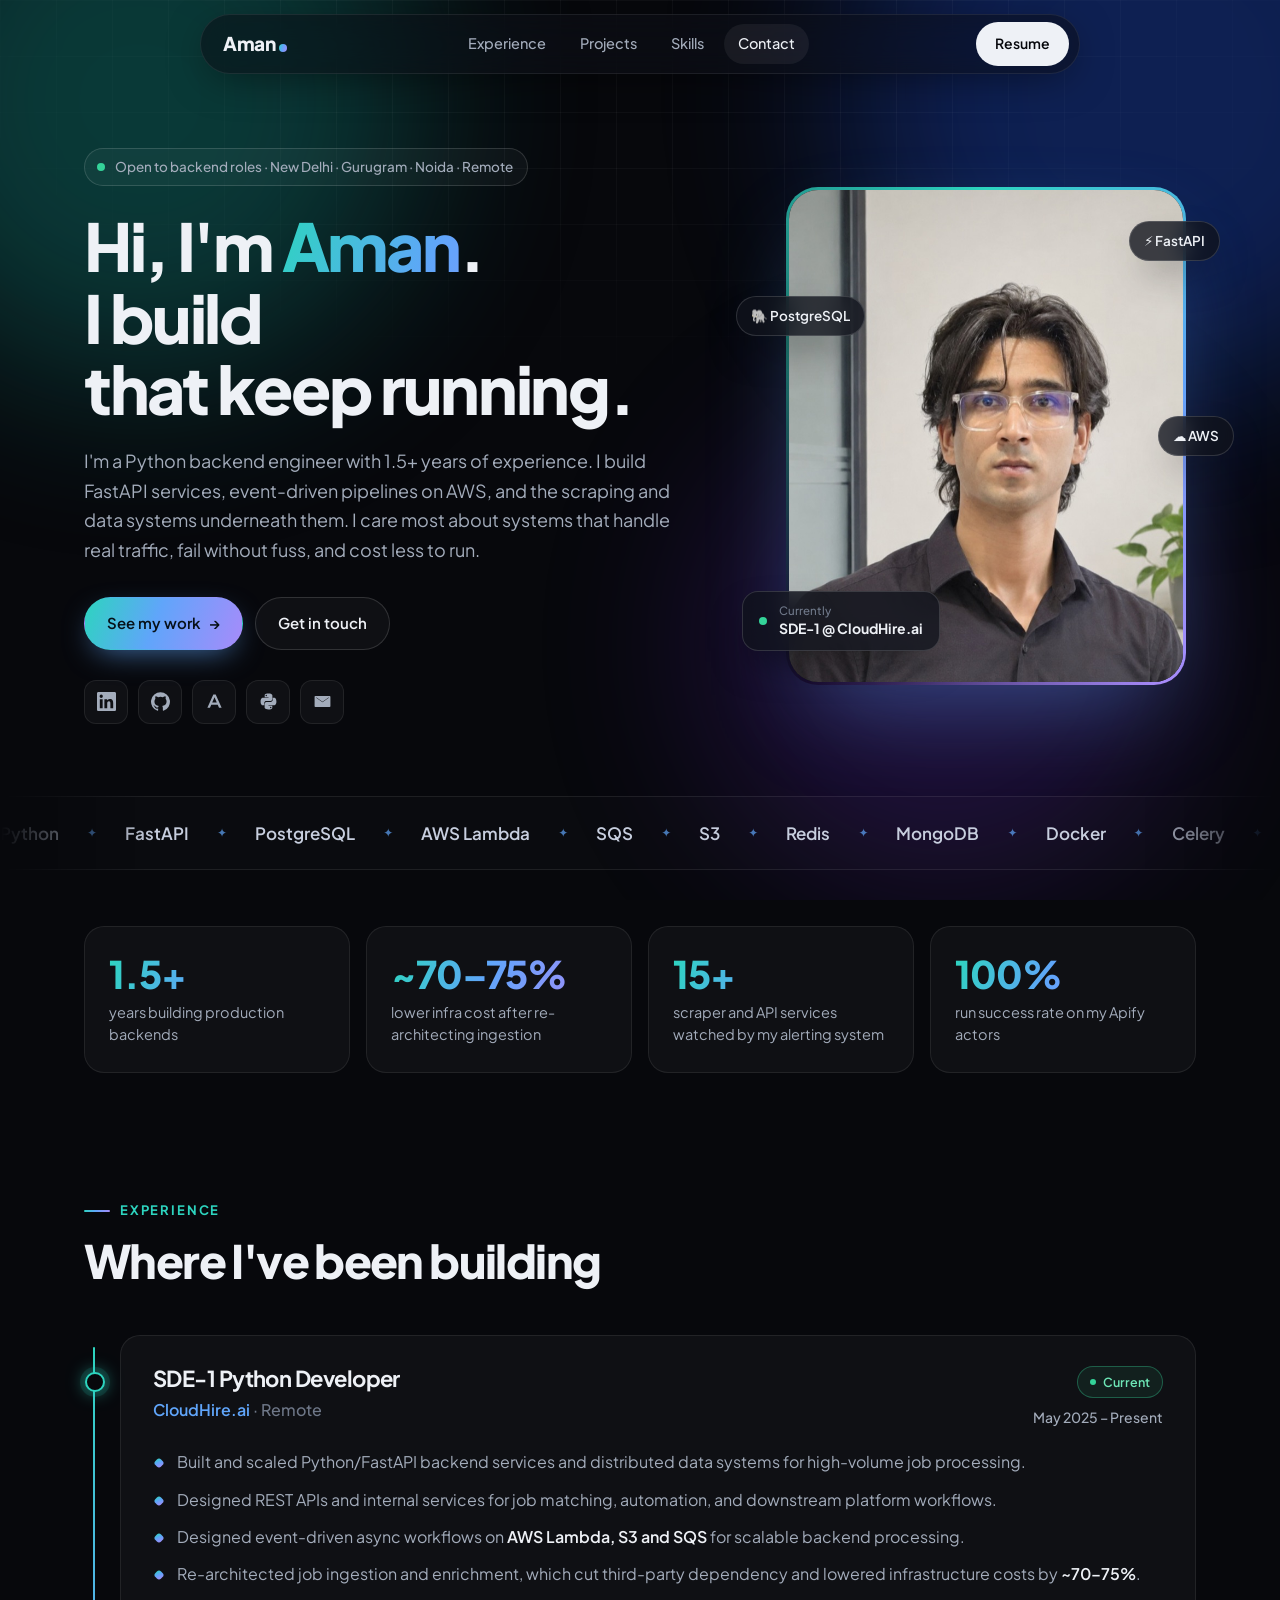
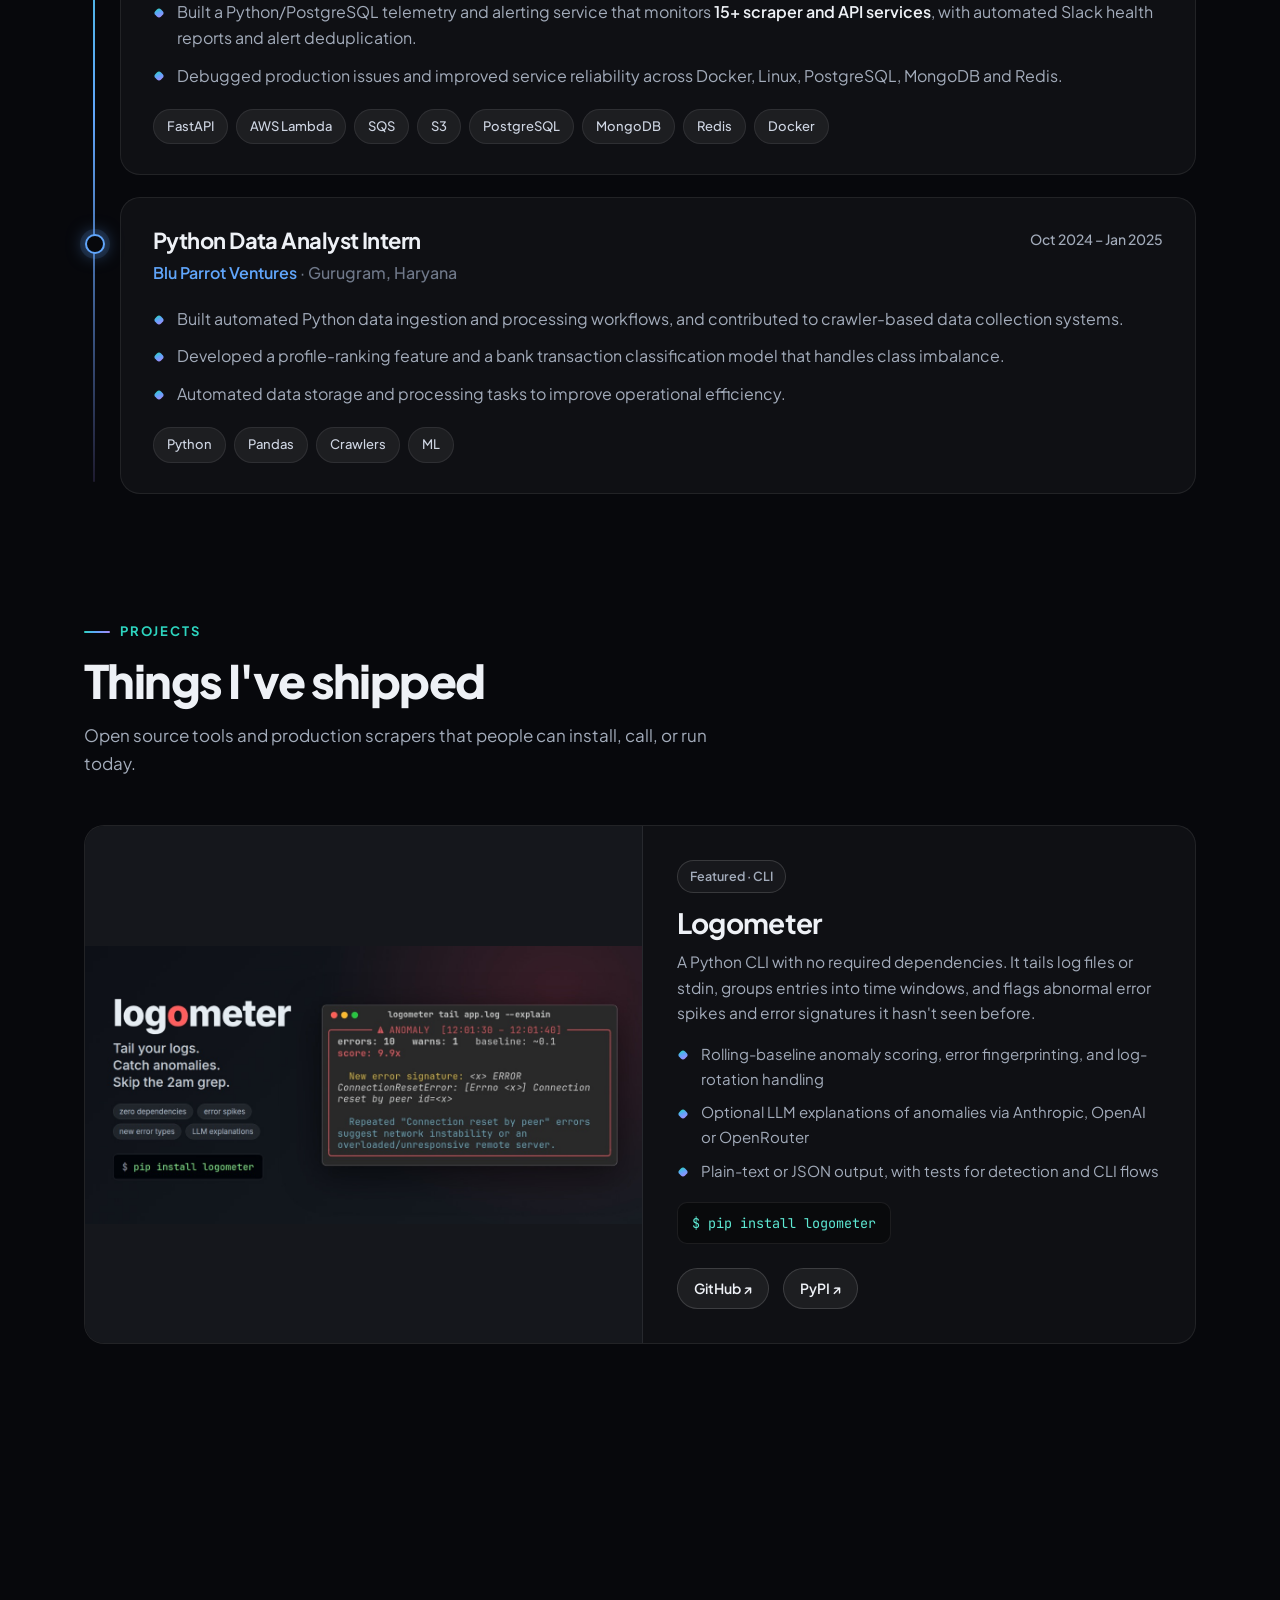
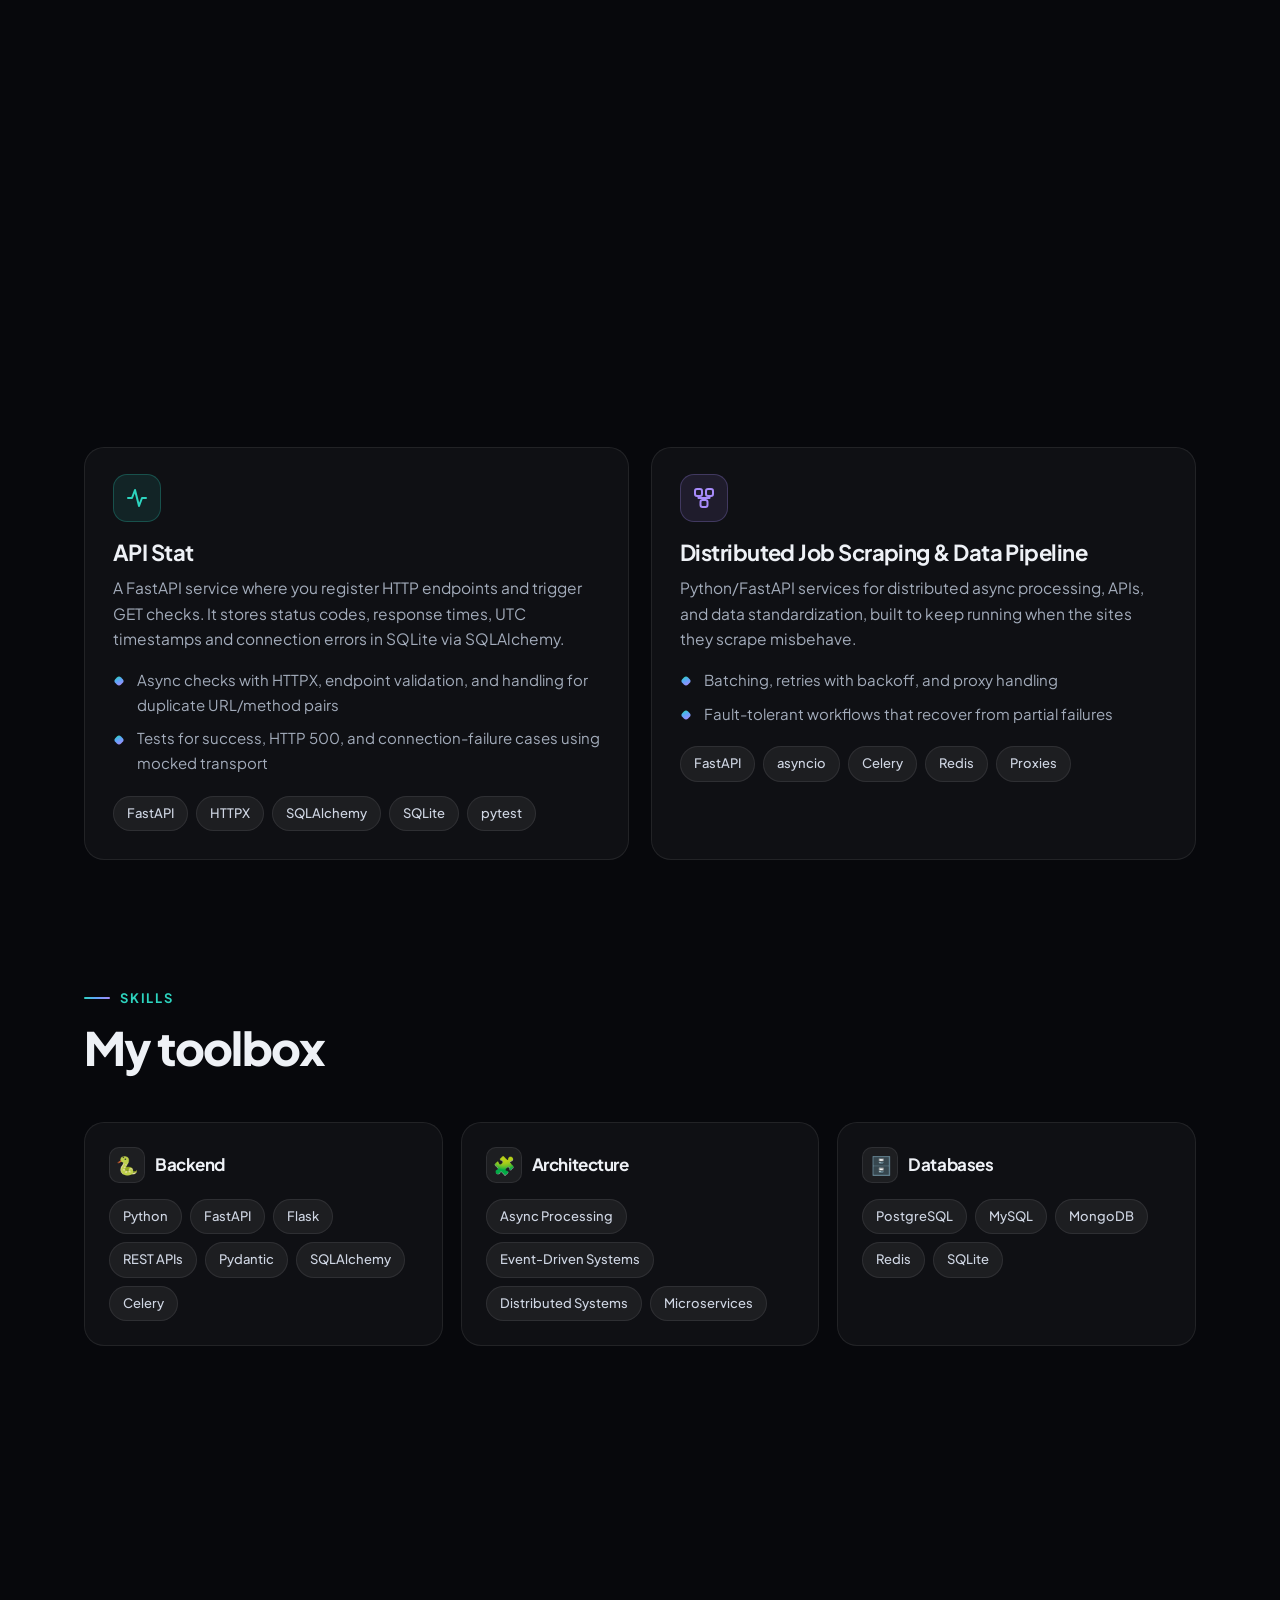
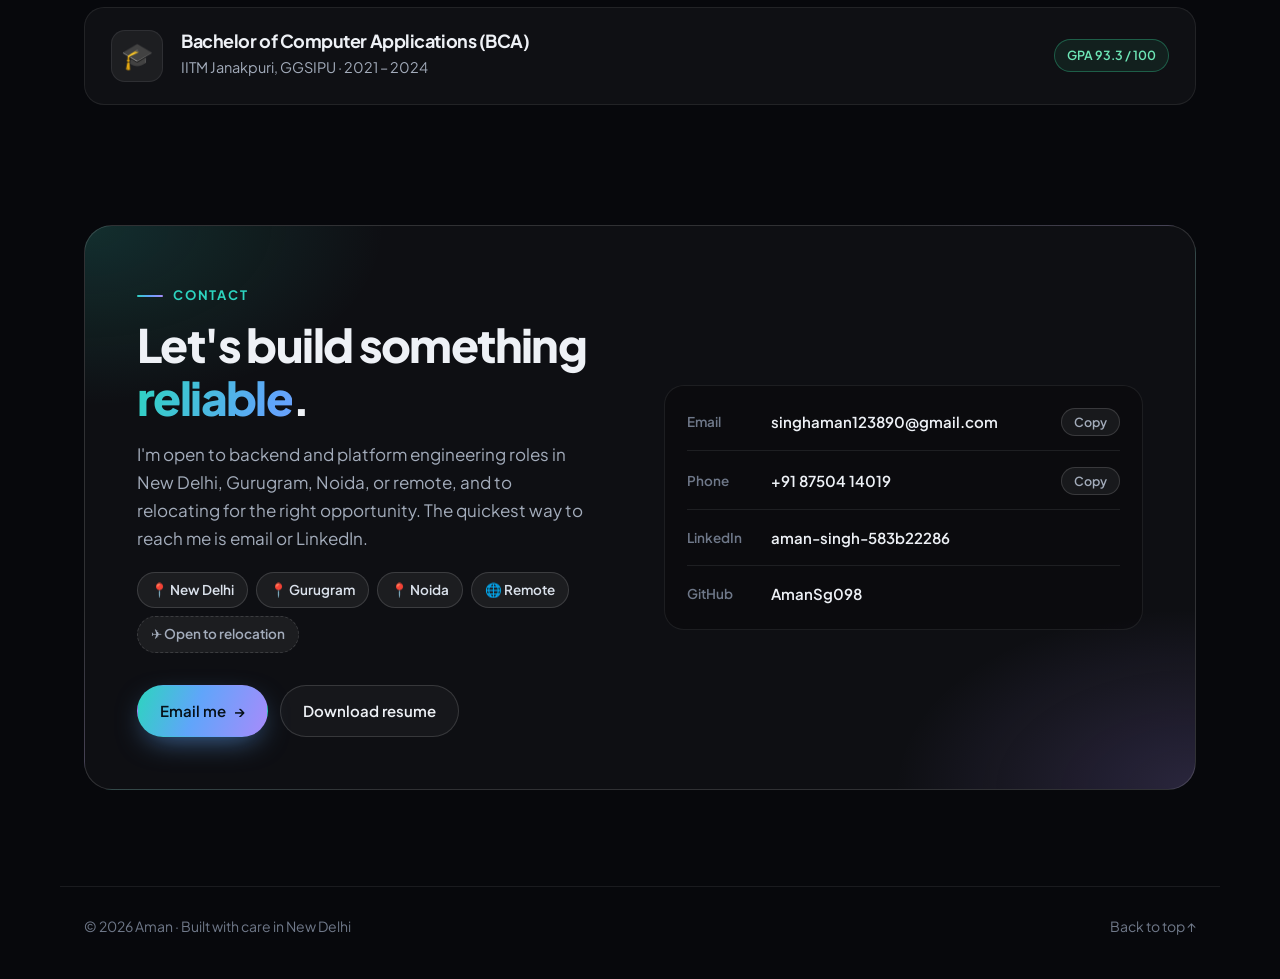
<file: index.html>
<!doctype html>
<html lang="en">
<head>
  <meta charset="utf-8" />
  <meta name="viewport" content="width=device-width, initial-scale=1" />
  <title>Aman · Python Backend Engineer</title>
  <meta name="description" content="Aman: Python backend engineer building FastAPI services, event-driven AWS pipelines, and data scraping systems." />
  <meta name="theme-color" content="#07080c" />

  <meta name="author" content="Aman" />
  <link rel="canonical" href="https://aman-singh089-six-sigma-90.vercel.app/" />

  <!-- Social share preview (update SITE URL here if your Vercel domain differs) -->
  <meta property="og:type" content="website" />
  <meta property="og:url" content="https://aman-singh089-six-sigma-90.vercel.app/" />
  <meta property="og:site_name" content="Aman · Portfolio" />
  <meta property="og:title" content="Aman · Python Backend Engineer" />
  <meta property="og:description" content="FastAPI, PostgreSQL, AWS, distributed data pipelines. Builder of Logometer and LinkedIn scraping actors on Apify." />
  <meta property="og:image" content="https://aman-singh089-six-sigma-90.vercel.app/assets/og.png" />
  <meta property="og:image:width" content="1200" />
  <meta property="og:image:height" content="630" />
  <meta property="og:image:alt" content="Aman, Python Backend Engineer" />
  <meta name="twitter:card" content="summary_large_image" />
  <meta name="twitter:image" content="https://aman-singh089-six-sigma-90.vercel.app/assets/og.png" />

  <script type="application/ld+json">
  {
    "@context": "https://schema.org",
    "@type": "Person",
    "name": "Aman",
    "jobTitle": "Python Backend Engineer",
    "url": "https://aman-singh089-six-sigma-90.vercel.app/",
    "image": "https://aman-singh089-six-sigma-90.vercel.app/assets/aman-og.jpg",
    "email": "mailto:singhaman123890@gmail.com",
    "address": { "@type": "PostalAddress", "addressLocality": "New Delhi", "addressCountry": "IN" },
    "alumniOf": "IITM Janakpuri, GGSIPU",
    "knowsAbout": ["Python", "FastAPI", "PostgreSQL", "AWS", "Distributed Systems", "Web Scraping"],
    "sameAs": [
      "https://www.linkedin.com/in/aman-singh-583b22286/",
      "https://github.com/AmanSg098",
      "https://apify.com/aman_sng",
      "https://pypi.org/project/logometer/"
    ]
  }
  </script>

  <link rel="icon" href="data:image/svg+xml,%3Csvg xmlns='http://www.w3.org/2000/svg' viewBox='0 0 64 64'%3E%3Cdefs%3E%3ClinearGradient id='g' x1='0' y1='0' x2='1' y2='1'%3E%3Cstop offset='0' stop-color='%232dd4bf'/%3E%3Cstop offset='1' stop-color='%23a78bfa'/%3E%3C/linearGradient%3E%3C/defs%3E%3Crect width='64' height='64' rx='16' fill='url(%23g)'/%3E%3Ctext x='50%25' y='56%25' text-anchor='middle' dominant-baseline='middle' font-family='Arial,sans-serif' font-weight='800' font-size='36' fill='%2307080c'%3EA%3C/text%3E%3C/svg%3E" />

  <link rel="preconnect" href="https://fonts.googleapis.com" />
  <link rel="preconnect" href="https://fonts.gstatic.com" crossorigin />
  <link href="https://fonts.googleapis.com/css2?family=Plus+Jakarta+Sans:wght@400;500;600;700;800&family=JetBrains+Mono:wght@500&display=swap" rel="stylesheet" />
  <link rel="stylesheet" href="/styles.css" />
</head>
<body>
  <div class="bg" aria-hidden="true">
    <span class="blob b1"></span><span class="blob b2"></span><span class="blob b3"></span>
    <div class="grid"></div>
  </div>

  <header class="nav" id="top">
    <div class="nav-inner">
      <a href="#top" class="logo">Aman<span class="logo-dot"></span></a>
      <nav class="nav-links" aria-label="Primary">
        <a href="#work">Experience</a>
        <a href="#projects">Projects</a>
        <a href="#skills">Skills</a>
        <a href="#contact">Contact</a>
      </nav>
      <div class="nav-actions">
        <a class="btn btn-sm btn-glow" href="/assets/Aman_Backend_Python_Engineer.pdf" target="_blank" rel="noopener">Resume</a>
        <button class="menu-btn" aria-label="Open menu" aria-expanded="false" aria-controls="mobile-menu">
          <span></span><span></span>
        </button>
      </div>
    </div>
    <nav class="mobile-menu" id="mobile-menu" aria-label="Mobile">
      <a href="#work">Experience</a>
      <a href="#projects">Projects</a>
      <a href="#skills">Skills</a>
      <a href="#contact">Contact</a>
    </nav>
  </header>

  <main>
    <!-- HERO -->
    <section class="hero wrap">
      <div class="hero-text">
        <p class="pill"><span class="dot"></span> Open to backend roles · New Delhi · Gurugram · Noida · Remote</p>
        <h1>
          Hi, I'm <span class="grad">Aman</span>.<br />
          I build <span class="sr-only">backends, APIs, data pipelines and scrapers</span><span class="rotator" aria-hidden="true"><span class="rot-word">backends</span></span><br />
          that keep running.
        </h1>
        <p class="lead">
          I'm a Python backend engineer with 1.5+ years of experience. I build FastAPI services, event-driven
          pipelines on AWS, and the scraping and data systems underneath them. I care most about systems that
          handle real traffic, fail without fuss, and cost less to run.
        </p>
        <div class="cta">
          <a class="btn btn-primary" href="#projects">See my work <span aria-hidden="true">→</span></a>
          <a class="btn" href="mailto:singhaman123890@gmail.com">Get in touch</a>
        </div>
        <ul class="socials" aria-label="Links">
          <li><a href="https://www.linkedin.com/in/aman-singh-583b22286/" target="_blank" rel="noopener" aria-label="LinkedIn">
            <svg viewBox="0 0 24 24" aria-hidden="true"><path d="M20.45 20.45h-3.56v-5.57c0-1.33-.02-3.04-1.85-3.04-1.85 0-2.14 1.45-2.14 2.94v5.67H9.35V9h3.41v1.56h.05c.48-.9 1.64-1.85 3.37-1.85 3.6 0 4.27 2.37 4.27 5.46v6.28zM5.34 7.43a2.06 2.06 0 1 1 0-4.13 2.06 2.06 0 0 1 0 4.13zM7.12 20.45H3.56V9h3.56v11.45zM22.22 0H1.77C.79 0 0 .77 0 1.73v20.54C0 23.23.79 24 1.77 24h20.45c.98 0 1.78-.77 1.78-1.73V1.73C24 .77 23.2 0 22.22 0z"/></svg></a></li>
          <li><a href="https://github.com/AmanSg098" target="_blank" rel="noopener" aria-label="GitHub">
            <svg viewBox="0 0 24 24" aria-hidden="true"><path d="M12 .3a12 12 0 0 0-3.8 23.38c.6.12.83-.26.83-.57v-2.23c-3.34.73-4.04-1.42-4.04-1.42-.55-1.4-1.34-1.77-1.34-1.77-1.08-.74.09-.73.09-.73 1.2.09 1.83 1.24 1.83 1.24 1.07 1.83 2.81 1.3 3.5 1 .1-.78.42-1.31.76-1.61-2.67-.3-5.47-1.33-5.47-5.93 0-1.31.47-2.38 1.24-3.22-.14-.3-.54-1.52.1-3.18 0 0 1-.32 3.3 1.23a11.5 11.5 0 0 1 6 0c2.28-1.55 3.29-1.23 3.29-1.23.64 1.66.24 2.88.12 3.18a4.65 4.65 0 0 1 1.23 3.22c0 4.61-2.8 5.62-5.48 5.92.42.36.81 1.1.81 2.22v3.29c0 .32.21.7.82.58A12 12 0 0 0 12 .3"/></svg></a></li>
          <li><a href="https://apify.com/aman_sng" target="_blank" rel="noopener" aria-label="Apify">
            <svg viewBox="0 0 24 24" aria-hidden="true"><path d="M3 20 10.5 3h3L21 20h-3.3l-1.6-3.8H7.9L6.3 20H3zm6.1-6.6h5.8L12 6.6l-2.9 6.8z"/></svg></a></li>
          <li><a href="https://pypi.org/project/logometer/" target="_blank" rel="noopener" aria-label="PyPI">
            <svg viewBox="0 0 24 24" aria-hidden="true"><path d="M11.9 2c-5 0-4.7 2.2-4.7 2.2v2.3h4.8v.7H5.3S2 6.8 2 11.9s2.9 4.9 2.9 4.9h1.7v-2.4s-.1-2.9 2.8-2.9h4.8s2.7 0 2.7-2.6V4.7S17.3 2 11.9 2zM9.2 3.6a.9.9 0 1 1 0 1.8.9.9 0 0 1 0-1.8zM12.1 22c5 0 4.7-2.2 4.7-2.2v-2.3H12v-.7h6.7s3.3.4 3.3-4.7-2.9-4.9-2.9-4.9h-1.7v2.4s.1 2.9-2.8 2.9H9.8s-2.7 0-2.7 2.6v4.2S6.7 22 12.1 22zm2.7-1.6a.9.9 0 1 1 0-1.8.9.9 0 0 1 0 1.8z"/></svg></a></li>
          <li><a href="mailto:singhaman123890@gmail.com" aria-label="Email">
            <svg viewBox="0 0 24 24" aria-hidden="true"><path d="M3 5h18a1 1 0 0 1 1 1v12a1 1 0 0 1-1 1H3a1 1 0 0 1-1-1V6a1 1 0 0 1 1-1zm9 7.2L4.4 7H4v.4l8 5.5 8-5.5V7h-.4L12 12.2z"/></svg></a></li>
        </ul>
      </div>

      <div class="hero-visual">
        <div class="photo-ring">
          <div class="photo-frame">
            <img src="/assets/aman.jpg" alt="Portrait of Aman" width="720" height="1280" fetchpriority="high" />
          </div>
        </div>
        <div class="float-card fc-1">
          <span class="dot"></span>
          <div><small>Currently</small><b>SDE-1 @ CloudHire.ai</b></div>
        </div>
        <div class="float-chip fc-2">⚡ FastAPI</div>
        <div class="float-chip fc-3">☁️ AWS</div>
        <div class="float-chip fc-4">🐘 PostgreSQL</div>
      </div>
    </section>

    <!-- MARQUEE -->
    <div class="marquee" aria-label="Tech stack">
      <div class="marquee-track">
        <ul>
          <li>Python</li><li>FastAPI</li><li>PostgreSQL</li><li>AWS Lambda</li><li>SQS</li><li>S3</li><li>Redis</li><li>MongoDB</li><li>Docker</li><li>Celery</li><li>SQLAlchemy</li><li>Pydantic</li><li>Linux</li><li>LLM APIs</li>
        </ul>
        <ul aria-hidden="true">
          <li>Python</li><li>FastAPI</li><li>PostgreSQL</li><li>AWS Lambda</li><li>SQS</li><li>S3</li><li>Redis</li><li>MongoDB</li><li>Docker</li><li>Celery</li><li>SQLAlchemy</li><li>Pydantic</li><li>Linux</li><li>LLM APIs</li>
        </ul>
      </div>
    </div>

    <!-- STATS -->
    <section class="wrap" aria-label="Highlights">
      <div class="stats">
        <div class="stat glow-card"><b><span data-count="1.5" data-dec="1">1.5</span>+</b><span>years building production backends</span></div>
        <div class="stat glow-card"><b>~70–<span data-count="75">75</span>%</b><span>lower infra cost after re-architecting ingestion</span></div>
        <div class="stat glow-card"><b><span data-count="15">15</span>+</b><span>scraper and API services watched by my alerting system</span></div>
        <div class="stat glow-card"><b><span data-count="100">100</span>%</b><span>run success rate on my Apify actors</span></div>
      </div>
    </section>

    <!-- EXPERIENCE -->
    <section class="wrap section" id="work">
      <div class="section-head">
        <span class="kicker">Experience</span>
        <h2>Where I've been building</h2>
      </div>

      <ol class="timeline">
        <li class="job glow-card">
          <span class="node" aria-hidden="true"></span>
          <div class="job-head">
            <div>
              <h3>SDE-1 Python Developer</h3>
              <p class="company">CloudHire.ai <span>· Remote</span></p>
            </div>
            <div class="job-side">
              <span class="badge live"><span class="dot"></span> Current</span>
              <span class="date">May 2025 – Present</span>
            </div>
          </div>
          <ul class="bullets">
            <li>Built and scaled Python/FastAPI backend services and distributed data systems for high-volume job processing.</li>
            <li>Designed REST APIs and internal services for job matching, automation, and downstream platform workflows.</li>
            <li>Designed event-driven async workflows on <b>AWS Lambda, S3 and SQS</b> for scalable backend processing.</li>
            <li>Re-architected job ingestion and enrichment, which cut third-party dependency and lowered infrastructure costs by <b>~70–75%</b>.</li>
            <li>Built a Python/PostgreSQL telemetry and alerting service that monitors <b>15+ scraper and API services</b>, with automated Slack health reports and alert deduplication.</li>
            <li>Debugged production issues and improved service reliability across Docker, Linux, PostgreSQL, MongoDB and Redis.</li>
          </ul>
          <ul class="tags"><li>FastAPI</li><li>AWS Lambda</li><li>SQS</li><li>S3</li><li>PostgreSQL</li><li>MongoDB</li><li>Redis</li><li>Docker</li></ul>
        </li>

        <li class="job glow-card">
          <span class="node" aria-hidden="true"></span>
          <div class="job-head">
            <div>
              <h3>Python Data Analyst Intern</h3>
              <p class="company">Blu Parrot Ventures <span>· Gurugram, Haryana</span></p>
            </div>
            <div class="job-side">
              <span class="date">Oct 2024 – Jan 2025</span>
            </div>
          </div>
          <ul class="bullets">
            <li>Built automated Python data ingestion and processing workflows, and contributed to crawler-based data collection systems.</li>
            <li>Developed a profile-ranking feature and a bank transaction classification model that handles class imbalance.</li>
            <li>Automated data storage and processing tasks to improve operational efficiency.</li>
          </ul>
          <ul class="tags"><li>Python</li><li>Pandas</li><li>Crawlers</li><li>ML</li></ul>
        </li>
      </ol>
    </section>

    <!-- PROJECTS -->
    <section class="wrap section" id="projects">
      <div class="section-head">
        <span class="kicker">Projects</span>
        <h2>Things I've shipped</h2>
        <p class="section-sub">Open source tools and production scrapers that people can install, call, or run today.</p>
      </div>

      <div class="projects">
        <!-- Logometer -->
        <article class="card card-feature glow-card">
          <a class="card-img" href="https://github.com/AmanSg098/logometer" target="_blank" rel="noopener">
            <img src="/assets/logometer.jpg" alt="Logometer terminal output flagging an anomaly" loading="lazy" width="1200" height="600" />
          </a>
          <div class="card-body">
            <div class="card-top">
              <span class="badge">Featured · CLI</span>
            </div>
            <h3>Logometer</h3>
            <p>A Python CLI with no required dependencies. It tails log files or stdin, groups entries into time windows, and flags abnormal error spikes and error signatures it hasn't seen before.</p>
            <ul class="bullets small">
              <li>Rolling-baseline anomaly scoring, error fingerprinting, and log-rotation handling</li>
              <li>Optional LLM explanations of anomalies via Anthropic, OpenAI or OpenRouter</li>
              <li>Plain-text or JSON output, with tests for detection and CLI flows</li>
            </ul>
            <code class="install">$ pip install logometer</code>
            <div class="links">
              <a class="link-btn" href="https://github.com/AmanSg098/logometer" target="_blank" rel="noopener">GitHub ↗</a>
              <a class="link-btn" href="https://pypi.org/project/logometer/" target="_blank" rel="noopener">PyPI ↗</a>
            </div>
          </div>
        </article>

        <!-- Apify: LinkedIn Job Scraper -->
        <article class="card glow-card">
          <a class="card-img" href="https://apify.com/aman_sng/linkedin-job-scraper-by-url" target="_blank" rel="noopener">
            <img src="/assets/linkedin-job-scraper.jpg" alt="LinkedIn Job Scraper actor returning structured JSON on Apify" loading="lazy" width="1200" height="675" />
          </a>
          <div class="card-body">
            <div class="card-top">
              <span class="badge apify">Apify Actor</span>
              <span class="rating">★ 5.0</span>
            </div>
            <h3>LinkedIn Job Scraper</h3>
            <p>Turns LinkedIn job URLs into structured JSON without logging in or running a browser. Accepts up to 100 URLs per run.</p>
            <ul class="bullets small">
              <li>Returns title, company, location, description, seniority, employment type, recruiter and more</li>
              <li>Skips invalid URLs and reports why; exports to API, JSON or CSV</li>
            </ul>
            <div class="links">
              <a class="link-btn" href="https://apify.com/aman_sng/linkedin-job-scraper-by-url" target="_blank" rel="noopener">View on Apify ↗</a>
              <span class="ok">100% runs succeeded</span>
            </div>
          </div>
        </article>

        <!-- Apify: LinkedIn Job URL Scraper -->
        <article class="card glow-card">
          <a class="card-img" href="https://apify.com/aman_sng/linkedin-job-url-scraper" target="_blank" rel="noopener">
            <img src="/assets/job-url-scraper.jpg" alt="Job data extraction actor producing JSON and CSV" loading="lazy" width="1200" height="675" />
          </a>
          <div class="card-body">
            <div class="card-top">
              <span class="badge apify">Apify Actor</span>
            </div>
            <h3>LinkedIn Job URL Scraper</h3>
            <p>Finds LinkedIn jobs by keyword, location and posting date, and returns their URLs with basic details. Up to 1,000 jobs per run.</p>
            <ul class="bullets small">
              <li>Filters for past 24 hours, past week, past month, or any time</li>
              <li>Built to feed the Job Scraper: discovery first, then full details</li>
            </ul>
            <div class="links">
              <a class="link-btn" href="https://apify.com/aman_sng/linkedin-job-url-scraper" target="_blank" rel="noopener">View on Apify ↗</a>
              <span class="ok">100% runs succeeded</span>
            </div>
          </div>
        </article>

        <!-- API Stat -->
        <article class="card card-text glow-card">
          <div class="card-body">
            <div class="icon-tile" aria-hidden="true">
              <svg viewBox="0 0 24 24"><path d="M3 12h4l3-8 4 16 3-8h4" fill="none" stroke="currentColor" stroke-width="2" stroke-linecap="round" stroke-linejoin="round"/></svg>
            </div>
            <h3>API Stat</h3>
            <p>A FastAPI service where you register HTTP endpoints and trigger GET checks. It stores status codes, response times, UTC timestamps and connection errors in SQLite via SQLAlchemy.</p>
            <ul class="bullets small">
              <li>Async checks with HTTPX, endpoint validation, and handling for duplicate URL/method pairs</li>
              <li>Tests for success, HTTP 500, and connection-failure cases using mocked transport</li>
            </ul>
            <ul class="tags"><li>FastAPI</li><li>HTTPX</li><li>SQLAlchemy</li><li>SQLite</li><li>pytest</li></ul>
          </div>
        </article>

        <!-- Distributed pipeline -->
        <article class="card card-text glow-card">
          <div class="card-body">
            <div class="icon-tile violet" aria-hidden="true">
              <svg viewBox="0 0 24 24"><g fill="none" stroke="currentColor" stroke-width="2" stroke-linecap="round" stroke-linejoin="round"><rect x="3" y="3" width="7" height="7" rx="2"/><rect x="14" y="3" width="7" height="7" rx="2"/><rect x="8.5" y="14" width="7" height="7" rx="2"/><path d="M6.5 10v2h11v-2M12 12v2"/></g></svg>
            </div>
            <h3>Distributed Job Scraping &amp; Data Pipeline</h3>
            <p>Python/FastAPI services for distributed async processing, APIs, and data standardization, built to keep running when the sites they scrape misbehave.</p>
            <ul class="bullets small">
              <li>Batching, retries with backoff, and proxy handling</li>
              <li>Fault-tolerant workflows that recover from partial failures</li>
            </ul>
            <ul class="tags"><li>FastAPI</li><li>asyncio</li><li>Celery</li><li>Redis</li><li>Proxies</li></ul>
          </div>
        </article>
      </div>
    </section>

    <!-- SKILLS -->
    <section class="wrap section" id="skills">
      <div class="section-head">
        <span class="kicker">Skills</span>
        <h2>My toolbox</h2>
      </div>
      <div class="skills">
        <div class="skill-group glow-card">
          <h4><span class="emo">🐍</span> Backend</h4>
          <ul class="tags"><li>Python</li><li>FastAPI</li><li>Flask</li><li>REST APIs</li><li>Pydantic</li><li>SQLAlchemy</li><li>Celery</li></ul>
        </div>
        <div class="skill-group glow-card">
          <h4><span class="emo">🧩</span> Architecture</h4>
          <ul class="tags"><li>Async Processing</li><li>Event-Driven Systems</li><li>Distributed Systems</li><li>Microservices</li></ul>
        </div>
        <div class="skill-group glow-card">
          <h4><span class="emo">🗄️</span> Databases</h4>
          <ul class="tags"><li>PostgreSQL</li><li>MySQL</li><li>MongoDB</li><li>Redis</li><li>SQLite</li></ul>
        </div>
        <div class="skill-group glow-card">
          <h4><span class="emo">☁️</span> Cloud &amp; Infra</h4>
          <ul class="tags"><li>AWS Lambda</li><li>S3</li><li>SQS</li><li>Docker</li><li>Linux</li><li>GCP</li></ul>
        </div>
        <div class="skill-group glow-card">
          <h4><span class="emo">🤖</span> AI &amp; LLM</h4>
          <ul class="tags"><li>LLM APIs</li><li>Tool / Function Calling</li><li>Ollama</li><li>vLLM</li><li>OpenAI-compatible APIs</li></ul>
        </div>
        <div class="skill-group glow-card">
          <h4><span class="emo">📊</span> Data &amp; Dev</h4>
          <ul class="tags"><li>Data Pipelines</li><li>ETL</li><li>Web Scraping</li><li>Git</li><li>Testing</li><li>Debugging</li></ul>
        </div>
      </div>

      <div class="edu glow-card">
        <div class="edu-icon" aria-hidden="true">🎓</div>
        <div class="edu-text">
          <h4>Bachelor of Computer Applications (BCA)</h4>
          <p>IITM Janakpuri, GGSIPU · 2021 – 2024</p>
        </div>
        <span class="badge live">GPA 93.3 / 100</span>
      </div>
    </section>

    <!-- CONTACT -->
    <section class="wrap section" id="contact">
      <div class="contact-card">
        <div class="contact-intro">
          <span class="kicker">Contact</span>
          <h2>Let's build something <span class="grad">reliable</span>.</h2>
          <p>I'm open to backend and platform engineering roles in New Delhi, Gurugram, Noida, or remote, and to relocating for the right opportunity. The quickest way to reach me is email or LinkedIn.</p>
          <ul class="locs" aria-label="Preferred locations">
            <li>📍 New Delhi</li><li>📍 Gurugram</li><li>📍 Noida</li><li>🌐 Remote</li><li class="soft">✈️ Open to relocation</li>
          </ul>
          <div class="cta">
            <a class="btn btn-primary" href="mailto:singhaman123890@gmail.com">Email me <span aria-hidden="true">→</span></a>
            <a class="btn" href="/assets/Aman_Backend_Python_Engineer.pdf" download>Download resume</a>
          </div>
        </div>
        <ul class="contact-list">
          <li>
            <span class="label">Email</span>
            <a href="mailto:singhaman123890@gmail.com">singhaman123890@gmail.com</a>
            <button class="copy" data-copy="singhaman123890@gmail.com" aria-label="Copy email">Copy</button>
          </li>
          <li>
            <span class="label">Phone</span>
            <a href="tel:+918750414019">+91 87504 14019</a>
            <button class="copy" data-copy="+918750414019" aria-label="Copy phone">Copy</button>
          </li>
          <li>
            <span class="label">LinkedIn</span>
            <a href="https://www.linkedin.com/in/aman-singh-583b22286/" target="_blank" rel="noopener">aman-singh-583b22286</a>
          </li>
          <li>
            <span class="label">GitHub</span>
            <a href="https://github.com/AmanSg098" target="_blank" rel="noopener">AmanSg098</a>
          </li>
        </ul>
      </div>
    </section>
  </main>

  <footer class="wrap footer">
    <span>© <span id="year">2026</span> Aman · Built with care in New Delhi</span>
    <a href="#top">Back to top ↑</a>
  </footer>

  <script src="/script.js" defer></script>
</body>
</html>
</file>
<file: styles.css>
:root {
  --bg: #07080c;
  --surface: rgba(255, 255, 255, 0.035);
  --surface-2: rgba(255, 255, 255, 0.06);
  --line: rgba(255, 255, 255, 0.08);
  --line-2: rgba(255, 255, 255, 0.14);
  --text: #eef1f6;
  --muted: #a3acbb;
  --dim: #6f7889;
  --teal: #2dd4bf;
  --blue: #60a5fa;
  --violet: #a78bfa;
  --amber: #fbbf24;
  --grad: linear-gradient(110deg, var(--teal) 0%, var(--blue) 45%, var(--violet) 100%);
  --radius: 20px;
  --sans: "Plus Jakarta Sans", system-ui, -apple-system, "Segoe UI", Roboto, sans-serif;
  --mono: "JetBrains Mono", ui-monospace, Menlo, monospace;
}

* { box-sizing: border-box; }
html { scroll-behavior: smooth; scroll-padding-top: 96px; }
body {
  margin: 0;
  background: var(--bg);
  color: var(--text);
  font-family: var(--sans);
  font-size: 16px;
  line-height: 1.65;
  -webkit-font-smoothing: antialiased;
  overflow-x: hidden;
}
img { max-width: 100%; display: block; }
a { color: inherit; text-decoration: none; }
ul, ol { margin: 0; padding: 0; list-style: none; }
h1, h2, h3, h4 { margin: 0; line-height: 1.15; letter-spacing: -0.025em; }
p { margin: 0; }
.wrap { width: 100%; max-width: 1160px; margin: 0 auto; padding-left: 24px; padding-right: 24px; }
::selection { background: rgba(96, 165, 250, 0.35); }
:focus-visible { outline: 2px solid var(--blue); outline-offset: 3px; border-radius: 8px; }

/* ---------- BACKGROUND ---------- */
.bg { position: fixed; inset: 0; z-index: -1; overflow: hidden; pointer-events: none; }
.blob { position: absolute; border-radius: 50%; filter: blur(90px); opacity: 0.45; will-change: transform; }
.b1 { width: 560px; height: 560px; background: #0f766e; top: -180px; left: -140px; animation: drift1 22s ease-in-out infinite alternate; }
.b2 { width: 620px; height: 620px; background: #1d4ed8; top: -220px; right: -180px; opacity: 0.35; animation: drift2 26s ease-in-out infinite alternate; }
.b3 { width: 480px; height: 480px; background: #6d28d9; top: 45%; left: 55%; opacity: 0.22; animation: drift3 30s ease-in-out infinite alternate; }
@keyframes drift1 { to { transform: translate(140px, 120px) scale(1.1); } }
@keyframes drift2 { to { transform: translate(-160px, 140px) scale(0.95); } }
@keyframes drift3 { to { transform: translate(-260px, -180px) scale(1.15); } }
.grid {
  position: absolute; inset: 0;
  background-image:
    linear-gradient(rgba(255,255,255,0.035) 1px, transparent 1px),
    linear-gradient(90deg, rgba(255,255,255,0.035) 1px, transparent 1px);
  background-size: 56px 56px;
  mask-image: radial-gradient(ellipse 80% 60% at 50% 0%, #000 30%, transparent 75%);
  -webkit-mask-image: radial-gradient(ellipse 80% 60% at 50% 0%, #000 30%, transparent 75%);
}

/* ---------- NAV ---------- */
.nav { position: sticky; top: 14px; z-index: 50; padding: 0 16px; }
.nav-inner {
  max-width: 880px; margin: 0 auto; height: 60px;
  display: flex; align-items: center; justify-content: space-between; gap: 16px;
  padding: 0 10px 0 22px;
  background: rgba(14, 16, 22, 0.6);
  border: 1px solid var(--line); border-radius: 999px;
  backdrop-filter: blur(16px) saturate(140%); -webkit-backdrop-filter: blur(16px) saturate(140%);
  box-shadow: 0 10px 40px -10px rgba(0,0,0,.5);
  transition: background .25s, border-color .25s;
}
.nav.scrolled .nav-inner { background: rgba(14, 16, 22, 0.85); border-color: var(--line-2); }
.logo { font-weight: 800; font-size: 19px; letter-spacing: -0.02em; display: inline-flex; align-items: center; gap: 4px; }
.logo-dot { width: 8px; height: 8px; border-radius: 50%; background: var(--grad); display: inline-block; transform: translateY(4px); }
.nav-links { display: flex; gap: 6px; font-size: 14.5px; font-weight: 500; color: var(--muted); }
.nav-links a { padding: 8px 14px; border-radius: 999px; transition: color .2s, background .2s; }
.nav-links a:hover, .nav-links a.active { color: var(--text); background: var(--surface-2); }

.sr-only { position: absolute; width: 1px; height: 1px; padding: 0; margin: -1px; overflow: hidden; clip: rect(0,0,0,0); white-space: nowrap; border: 0; }
.nav-actions { display: flex; align-items: center; gap: 8px; }
.menu-btn {
  display: none; width: 40px; height: 40px; border-radius: 50%; cursor: pointer;
  background: var(--surface-2); border: 1px solid var(--line-2);
  flex-direction: column; align-items: center; justify-content: center; gap: 5px;
}
.menu-btn span { display: block; width: 16px; height: 2px; border-radius: 2px; background: var(--text); transition: transform .25s; }
.nav.open .menu-btn span:first-child { transform: translateY(3.5px) rotate(45deg); }
.nav.open .menu-btn span:last-child { transform: translateY(-3.5px) rotate(-45deg); }
.mobile-menu {
  display: none; max-width: 880px; margin: 8px auto 0; padding: 8px;
  background: rgba(14, 16, 22, 0.92); border: 1px solid var(--line-2); border-radius: 20px;
  backdrop-filter: blur(16px); -webkit-backdrop-filter: blur(16px);
  box-shadow: 0 20px 50px -15px rgba(0,0,0,.7);
}
.mobile-menu a { display: block; padding: 13px 16px; border-radius: 12px; font-weight: 600; color: var(--muted); }
.mobile-menu a:hover, .mobile-menu a:active { background: var(--surface-2); color: var(--text); }
@media (max-width: 680px) {
  .menu-btn { display: inline-flex; }
  .nav.open .mobile-menu { display: block; animation: drop .2s ease; }
  .nav-inner { padding-right: 7px; }
}
@keyframes drop { from { opacity: 0; transform: translateY(-6px); } }

/* ---------- BUTTONS ---------- */
.btn {
  position: relative;
  display: inline-flex; align-items: center; justify-content: center; gap: 8px;
  padding: 13px 22px; border-radius: 999px;
  border: 1px solid var(--line-2); background: var(--surface);
  font-weight: 600; font-size: 15px; color: var(--text);
  transition: transform .2s, border-color .2s, background .2s, box-shadow .2s;
}
.btn:hover { transform: translateY(-2px); border-color: rgba(255,255,255,.3); background: var(--surface-2); }
.btn-primary {
  background: var(--grad); border-color: transparent; color: #061018;
  box-shadow: 0 10px 30px -10px rgba(96,165,250,.7);
}
.btn-primary:hover { background: var(--grad); border-color: transparent; box-shadow: 0 14px 40px -10px rgba(96,165,250,.9); }
.btn-primary span { transition: transform .2s; }
.btn-primary:hover span { transform: translateX(3px); }
.btn-sm { padding: 9px 18px; font-size: 14px; }
.btn-glow { background: var(--text); color: #07080c; border-color: transparent; }
.btn-glow:hover { background: #fff; border-color: transparent; }

/* ---------- HERO ---------- */
.hero {
  display: grid; grid-template-columns: 1.2fr 0.8fr; gap: 64px; align-items: center;
  padding-top: 88px; padding-bottom: 72px;
}
.pill {
  display: inline-flex; align-items: center; gap: 10px;
  font-size: 13.5px; font-weight: 500; color: var(--muted);
  padding: 7px 14px 7px 12px; border: 1px solid var(--line-2); border-radius: 999px; background: var(--surface);
}
.dot { width: 8px; height: 8px; border-radius: 50%; background: #34d399; flex: none; box-shadow: 0 0 0 0 rgba(52,211,153,.6); animation: pulse 2s infinite; }
@keyframes pulse { 70% { box-shadow: 0 0 0 8px rgba(52,211,153,0); } 100% { box-shadow: 0 0 0 0 rgba(52,211,153,0); } }
.hero h1 { font-size: clamp(38px, 5.6vw, 66px); font-weight: 800; margin: 24px 0 22px; letter-spacing: -0.035em; line-height: 1.08; }
.grad {
  background: var(--grad); background-size: 200% auto;
  -webkit-background-clip: text; background-clip: text; color: transparent;
  animation: shimmer 6s linear infinite;
}
@keyframes shimmer { to { background-position: 200% center; } }
.rotator { display: inline-block; position: relative; }
.rot-word {
  display: inline-block;
  background: var(--grad); -webkit-background-clip: text; background-clip: text; color: transparent;
  transition: opacity .35s ease, transform .35s ease, filter .35s ease;
}
.rot-word.out { opacity: 0; transform: translateY(-14px); filter: blur(6px); }
.rot-word.in-start { opacity: 0; transform: translateY(14px); filter: blur(6px); }
.lead { font-size: 18px; color: var(--muted); max-width: 590px; }
.cta { display: flex; flex-wrap: wrap; gap: 12px; margin-top: 32px; }
.socials { display: flex; flex-wrap: wrap; gap: 10px; margin-top: 30px; }
.socials a {
  width: 44px; height: 44px; display: grid; place-items: center; border-radius: 12px;
  border: 1px solid var(--line); background: var(--surface); color: var(--muted);
  transition: color .2s, border-color .2s, transform .2s, background .2s;
}
.socials a:hover { color: var(--text); border-color: var(--line-2); background: var(--surface-2); transform: translateY(-2px); }
.socials svg { width: 19px; height: 19px; fill: currentColor; }

/* Photo with rotating gradient ring */
.hero-visual { position: relative; max-width: 400px; width: 100%; justify-self: center; }
@property --angle { syntax: "<angle>"; initial-value: 0deg; inherits: false; }
.photo-ring {
  position: relative; padding: 3px; border-radius: 32px;
  background: conic-gradient(from var(--angle), var(--teal), var(--blue), var(--violet), transparent 60%, var(--teal));
  animation: spin 6s linear infinite;
  box-shadow: 0 40px 100px -30px rgba(96,165,250,.45);
}
@keyframes spin { to { --angle: 360deg; } }
.photo-frame { aspect-ratio: 4 / 5; border-radius: 29px; overflow: hidden; background: #0d0f14; }
.photo-frame img { width: 100%; height: 100%; object-fit: cover; object-position: 50% 22%; }

.float-card, .float-chip {
  position: absolute;
  background: rgba(16, 19, 27, 0.78); border: 1px solid var(--line-2);
  backdrop-filter: blur(12px); -webkit-backdrop-filter: blur(12px);
  box-shadow: 0 18px 40px -14px rgba(0,0,0,.7);
  animation: bob 5s ease-in-out infinite;
}
.float-card { left: -44px; bottom: 34px; display: flex; align-items: center; gap: 12px; padding: 12px 16px; border-radius: 16px; }
.float-card small { display: block; font-size: 11.5px; color: var(--dim); font-weight: 500; line-height: 1.3; }
.float-card b { display: block; font-size: 14px; font-weight: 700; line-height: 1.35; }
.float-chip { padding: 8px 14px; border-radius: 999px; font-size: 13.5px; font-weight: 600; white-space: nowrap; }
.fc-2 { top: 34px; right: -34px; animation-delay: -1.2s; }
.fc-3 { top: 46%; right: -48px; animation-delay: -2.4s; }
.fc-4 { top: 22%; left: -50px; animation-delay: -3.6s; }
@keyframes bob { 50% { transform: translateY(-10px); } }

/* ---------- MARQUEE ---------- */
.marquee {
  position: relative; overflow: hidden; padding: 22px 0; margin-bottom: 56px;
  border-top: 1px solid var(--line); border-bottom: 1px solid var(--line);
  background: rgba(255,255,255,0.015);
  mask-image: linear-gradient(90deg, transparent, #000 12%, #000 88%, transparent);
  -webkit-mask-image: linear-gradient(90deg, transparent, #000 12%, #000 88%, transparent);
}
.marquee-track { display: flex; width: max-content; animation: scroll 38s linear infinite; }
.marquee:hover .marquee-track { animation-play-state: paused; }
.marquee ul { display: flex; flex: none; }
.marquee li {
  display: flex; align-items: center; gap: 28px; padding-right: 28px;
  font-size: 17px; font-weight: 600; color: #c7cede; white-space: nowrap;
}
.marquee li::after { content: "✦"; font-size: 12px; color: var(--blue); opacity: .7; }
@keyframes scroll { to { transform: translateX(-50%); } }

/* ---------- GLOW CARD (cursor spotlight + gradient border) ---------- */
.glow-card {
  position: relative; isolation: isolate;
  background: var(--surface); border: 1px solid var(--line); border-radius: var(--radius);
  transition: transform .3s ease, border-color .3s ease, box-shadow .3s ease;
}
.glow-card::before {
  content: ""; position: absolute; inset: 0; border-radius: inherit; z-index: -1; pointer-events: none;
  background: radial-gradient(420px circle at var(--mx, 50%) var(--my, 50%), rgba(96,165,250,.12), transparent 45%);
  opacity: 0; transition: opacity .3s;
}
.glow-card::after {
  content: ""; position: absolute; inset: -1px; border-radius: inherit; padding: 1px; pointer-events: none;
  background: radial-gradient(300px circle at var(--mx, 50%) var(--my, 50%), rgba(45,212,191,.7), rgba(167,139,250,.5) 40%, transparent 70%);
  -webkit-mask: linear-gradient(#000 0 0) content-box, linear-gradient(#000 0 0);
  -webkit-mask-composite: xor; mask-composite: exclude;
  opacity: 0; transition: opacity .3s;
}
.glow-card:hover::before, .glow-card:hover::after { opacity: 1; }
.glow-card:hover { box-shadow: 0 30px 60px -30px rgba(0,0,0,.8); }

/* ---------- STATS ---------- */
.stats { display: grid; grid-template-columns: repeat(4, 1fr); gap: 16px; }
.stat { padding: 26px 24px; }
.stat b {
  display: block; font-size: 38px; font-weight: 800; letter-spacing: -0.03em; line-height: 1.1;
  background: var(--grad); -webkit-background-clip: text; background-clip: text; color: transparent;
}
.stat > span { display: block; margin-top: 8px; color: var(--muted); font-size: 14.5px; line-height: 1.5; }

/* ---------- SECTIONS ---------- */
.section { padding-top: 120px; }
.section-head { max-width: 640px; }
.kicker {
  display: inline-flex; align-items: center; gap: 10px;
  font-size: 13px; font-weight: 700; letter-spacing: 0.14em; text-transform: uppercase;
  color: var(--teal);
}
.kicker::before { content: ""; width: 26px; height: 2px; border-radius: 2px; background: var(--grad); }
.section-head h2, .contact-intro h2 { font-size: clamp(30px, 4vw, 46px); font-weight: 800; margin-top: 12px; letter-spacing: -0.035em; }
.section-sub { color: var(--muted); margin-top: 14px; font-size: 17px; }

/* ---------- TIMELINE ---------- */
.timeline { margin-top: 48px; position: relative; display: grid; gap: 22px; padding-left: 36px; }
.timeline::before {
  content: ""; position: absolute; left: 9px; top: 12px; bottom: 12px; width: 2px; border-radius: 2px;
  background: linear-gradient(180deg, var(--teal), var(--blue) 50%, rgba(167,139,250,.15));
}
.job { padding: 30px 32px; }
.node {
  position: absolute; left: -36px; top: 36px; width: 20px; height: 20px; border-radius: 50%;
  background: var(--bg); border: 2px solid var(--blue);
  box-shadow: 0 0 0 5px rgba(96,165,250,.12), 0 0 18px rgba(96,165,250,.6);
}
.job:first-child .node { border-color: var(--teal); box-shadow: 0 0 0 5px rgba(45,212,191,.12), 0 0 18px rgba(45,212,191,.7); }
.job-head { display: flex; justify-content: space-between; align-items: flex-start; gap: 16px; }
.job h3 { font-size: 22px; font-weight: 700; }
.company { margin-top: 6px; font-weight: 600; color: var(--blue); }
.company span { color: var(--dim); font-weight: 500; }
.job-side { display: flex; flex-direction: column; align-items: flex-end; gap: 8px; }
.date { font-size: 14px; color: var(--muted); font-weight: 500; white-space: nowrap; }

.bullets { margin-top: 20px; display: grid; gap: 11px; }
.bullets li { position: relative; padding-left: 24px; color: var(--muted); }
.bullets li::before {
  content: ""; position: absolute; left: 2px; top: .62em; width: 8px; height: 8px; border-radius: 3px;
  background: var(--grad); transform: rotate(45deg);
}
.bullets b { color: var(--text); font-weight: 600; }
.bullets.small { font-size: 15px; gap: 9px; margin-top: 16px; }

.badge {
  display: inline-flex; align-items: center; gap: 7px; white-space: nowrap;
  font-size: 12.5px; font-weight: 600; padding: 5px 12px; border-radius: 999px;
  border: 1px solid var(--line-2); color: var(--muted); background: var(--surface);
}
.badge.live { color: #6ee7b7; border-color: rgba(52,211,153,.35); background: rgba(52,211,153,.08); }
.badge.live .dot { width: 6px; height: 6px; }
.badge.apify { color: #93c5fd; border-color: rgba(96,165,250,.35); background: rgba(96,165,250,.08); }

.tags { display: flex; flex-wrap: wrap; gap: 8px; margin-top: 20px; }
.tags li {
  font-size: 13px; font-weight: 500; padding: 6px 13px; border-radius: 999px;
  background: var(--surface-2); border: 1px solid var(--line); color: #cfd6e3;
  transition: border-color .2s, color .2s, background .2s;
}
.tags li:hover { border-color: rgba(96,165,250,.45); color: #fff; background: rgba(96,165,250,.1); }

/* ---------- PROJECTS ---------- */
.projects { margin-top: 48px; display: grid; grid-template-columns: repeat(2, 1fr); gap: 22px; }
.card { display: flex; flex-direction: column; overflow: hidden; }
.card:hover { transform: translateY(-4px); }
.card-img { display: block; overflow: hidden; aspect-ratio: 16 / 9; background: #0b0d12; border-bottom: 1px solid var(--line); }
.card-img img { width: 100%; height: 100%; object-fit: cover; transition: transform .6s cubic-bezier(.2,.7,.2,1); }
.card:hover .card-img img { transform: scale(1.04); }
.card-body { padding: 26px 28px 28px; display: flex; flex-direction: column; flex: 1; }
.card-top { display: flex; justify-content: space-between; align-items: center; gap: 12px; margin-bottom: 14px; }
.card h3 { font-size: 22px; font-weight: 700; margin-bottom: 10px; }
.card p { color: var(--muted); font-size: 15.5px; }
.rating { font-size: 14px; font-weight: 700; color: var(--amber); }
.links { display: flex; flex-wrap: wrap; align-items: center; gap: 10px 14px; margin-top: auto; padding-top: 24px; }
.link-btn {
  display: inline-flex; align-items: center; gap: 6px;
  padding: 8px 16px; border-radius: 999px; font-size: 14px; font-weight: 600;
  border: 1px solid var(--line-2); background: var(--surface-2);
  transition: border-color .2s, background .2s, transform .2s;
}
.link-btn:hover { border-color: rgba(96,165,250,.6); background: rgba(96,165,250,.12); transform: translateY(-1px); }
.ok { font-size: 13px; font-weight: 600; color: #6ee7b7; display: inline-flex; align-items: center; gap: 6px; }
.ok::before { content: "✓"; }
.install {
  display: inline-block; margin-top: 18px; padding: 9px 14px; border-radius: 10px; align-self: flex-start;
  font-family: var(--mono); font-size: 13.5px; color: #5eead4;
  background: rgba(0,0,0,.35); border: 1px solid var(--line);
}

.card-feature { grid-column: 1 / -1; flex-direction: row; }
.card-feature .card-img {
  flex: 1.15; aspect-ratio: auto; border-bottom: 0; border-right: 1px solid var(--line);
  display: flex; align-items: center; background: #15171c;
}
.card-feature .card-img img { height: auto; object-fit: contain; }
.card-feature .card-body { flex: 1; padding: 34px; }
.card-feature h3 { font-size: 28px; }

.icon-tile {
  width: 48px; height: 48px; border-radius: 14px; display: grid; place-items: center; margin-bottom: 18px;
  color: var(--teal); background: rgba(45,212,191,.1); border: 1px solid rgba(45,212,191,.25);
}
.icon-tile.violet { color: var(--violet); background: rgba(167,139,250,.1); border-color: rgba(167,139,250,.25); }
.icon-tile svg { width: 24px; height: 24px; }

/* ---------- SKILLS ---------- */
.skills { margin-top: 48px; display: grid; grid-template-columns: repeat(3, 1fr); gap: 18px; }
.skill-group { padding: 24px; }
.skill-group h4 { font-size: 17px; font-weight: 700; display: flex; align-items: center; gap: 10px; }
.emo {
  width: 36px; height: 36px; display: grid; place-items: center; border-radius: 10px;
  background: var(--surface-2); border: 1px solid var(--line); font-size: 18px;
}
.skill-group .tags { margin-top: 16px; }

.edu { margin-top: 18px; display: flex; align-items: center; gap: 18px; flex-wrap: wrap; padding: 22px 26px; }
.edu-icon { width: 52px; height: 52px; display: grid; place-items: center; border-radius: 14px; font-size: 26px; background: var(--surface-2); border: 1px solid var(--line); }
.edu-text { flex: 1; min-width: 220px; }
.edu h4 { font-size: 18px; font-weight: 700; }
.edu p { color: var(--muted); font-size: 14.5px; margin-top: 4px; }

/* ---------- CONTACT ---------- */
.contact-card {
  position: relative; overflow: hidden;
  display: grid; grid-template-columns: 1fr 1fr; gap: 40px 48px; align-items: center;
  padding: 52px;
  border-radius: 28px; border: 1px solid var(--line-2);
  background:
    radial-gradient(500px 300px at 0% 0%, rgba(45,212,191,.16), transparent 60%),
    radial-gradient(500px 300px at 100% 100%, rgba(167,139,250,.18), transparent 60%),
    rgba(255,255,255,.03);
}
.contact-intro p { color: var(--muted); margin-top: 16px; font-size: 17px; max-width: 460px; }
.locs { display: flex; flex-wrap: wrap; gap: 8px; margin-top: 20px; }
.locs li {
  font-size: 13.5px; font-weight: 600; padding: 6px 13px; border-radius: 999px;
  background: var(--surface-2); border: 1px solid var(--line-2); color: #dbe2ec;
}
.locs li.soft { color: var(--muted); border-style: dashed; }
.contact-list {
  display: grid; gap: 2px; padding: 8px 22px; border-radius: 20px;
  background: rgba(0,0,0,.25); border: 1px solid var(--line);
}
.contact-list li {
  display: grid; grid-template-columns: 72px 1fr auto; align-items: center; gap: 12px;
  padding: 14px 0; border-bottom: 1px solid var(--line);
}
.contact-list li:last-child { border-bottom: 0; }
.contact-list .label { color: var(--dim); font-size: 13.5px; font-weight: 600; }
.contact-list a { font-weight: 600; font-size: 15px; overflow-wrap: break-word; min-width: 0; transition: color .2s; }
.contact-list a:hover { color: var(--teal); }
.copy {
  font-family: var(--sans); font-size: 12.5px; font-weight: 600; color: var(--muted); cursor: pointer;
  background: var(--surface-2); border: 1px solid var(--line-2); border-radius: 999px; padding: 5px 12px;
  transition: color .2s, border-color .2s;
}
.copy:hover { color: var(--text); border-color: rgba(255,255,255,.3); }
.copy.done { color: #6ee7b7; border-color: rgba(52,211,153,.45); }

/* ---------- FOOTER ---------- */
.footer {
  display: flex; justify-content: space-between; gap: 16px; flex-wrap: wrap;
  margin-top: 96px; padding-top: 28px; padding-bottom: 40px;
  border-top: 1px solid var(--line); color: var(--dim); font-size: 14px;
}
.footer a:hover { color: var(--text); }

/* ---------- REVEAL ---------- */
.reveal { opacity: 0; transform: translateY(24px); transition: opacity .7s ease, transform .7s cubic-bezier(.2,.7,.2,1); }
.reveal.in { opacity: 1; transform: none; }

/* ---------- RESPONSIVE ---------- */
@media (max-width: 1000px) {
  .hero { grid-template-columns: 1fr; gap: 56px; padding-top: 56px; }
  .hero-visual { max-width: 340px; order: -1; }
  .stats { grid-template-columns: repeat(2, 1fr); }
  .skills { grid-template-columns: repeat(2, 1fr); }
  .card-feature { flex-direction: column; }
  .card-feature .card-img { aspect-ratio: 2 / 1; border-right: 0; border-bottom: 1px solid var(--line); }
  .contact-card { grid-template-columns: 1fr; padding: 36px; }
}
@media (max-width: 680px) {
  .wrap { padding-left: 16px; padding-right: 16px; }
  .nav { top: 10px; padding: 0 12px; }
  .nav-inner { padding-left: 18px; height: 54px; }
  .nav-links { display: none; }
  .hero { padding-top: 40px; padding-bottom: 48px; gap: 44px; }
  .hero-visual { max-width: 270px; }
  .float-card { left: -14px; bottom: 18px; padding: 10px 12px; }
  .float-card b { font-size: 13px; }
  .fc-2 { right: -12px; top: 18px; }
  .fc-3 { display: none; }
  .fc-4 { left: -16px; top: 30%; }
  .lead { font-size: 16.5px; }
  .marquee { margin-bottom: 40px; padding: 16px 0; }
  .marquee li { font-size: 15px; }
  .stats { gap: 12px; }
  .stat { padding: 18px; }
  .stat b { font-size: 28px; }
  .stat > span { font-size: 13.5px; }
  .section { padding-top: 88px; }
  .projects, .skills { grid-template-columns: 1fr; }
  .timeline { padding-left: 28px; }
  .timeline::before { left: 6px; }
  .node { left: -28px; width: 16px; height: 16px; top: 28px; }
  .job { padding: 22px 20px; }
  .job-head { flex-direction: column; gap: 10px; }
  .job-side { align-items: center; flex-direction: row-reverse; justify-content: flex-end; flex-wrap: wrap; }
  .card-body, .card-feature .card-body { padding: 22px 20px; }
  .contact-card { padding: 26px 20px; border-radius: 22px; }
  .contact-list { padding: 4px 16px; }
  .contact-list li { grid-template-columns: 1fr auto; gap: 2px 10px; }
  .contact-list .label { grid-column: 1 / -1; }
}

@media (prefers-reduced-motion: reduce) {
  html { scroll-behavior: auto; }
  *, *::before, *::after { animation: none !important; transition: none !important; }
  .reveal { opacity: 1; transform: none; }
}
</file>
